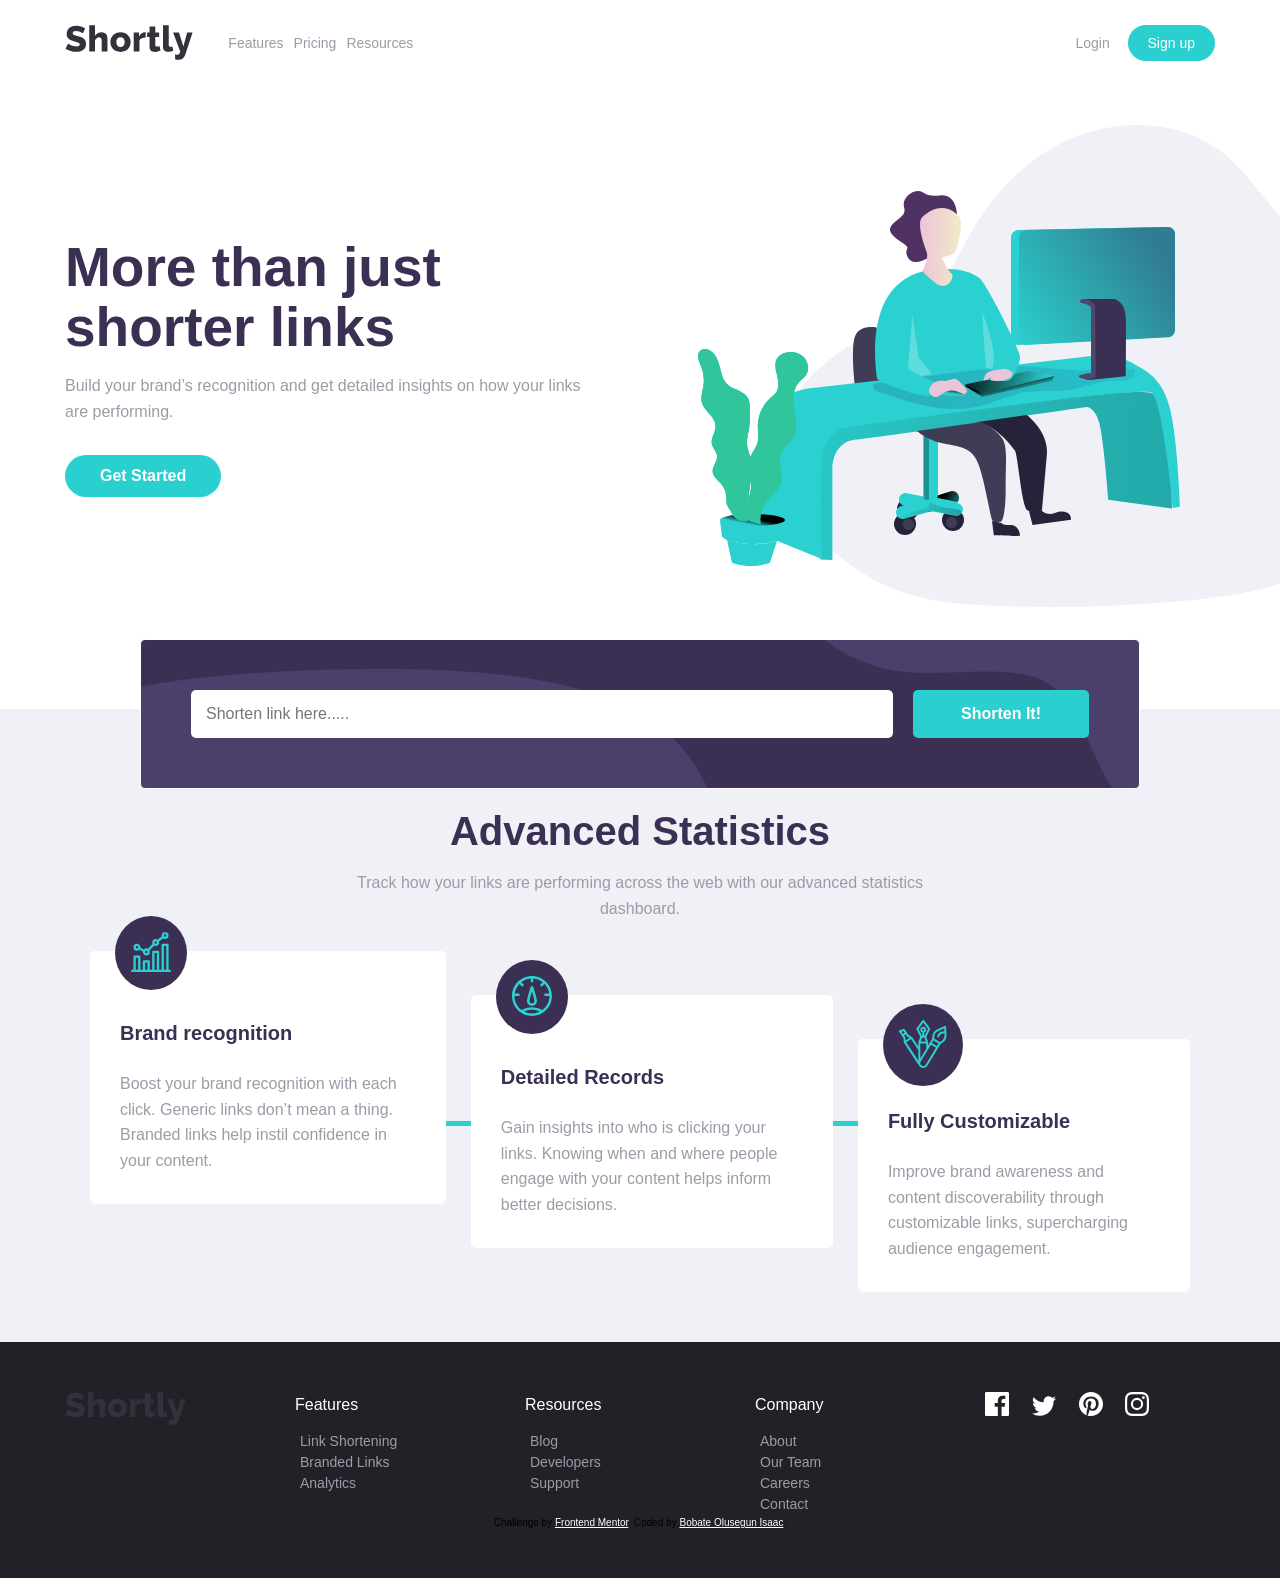
<file: index.html>
<!DOCTYPE html>
 <html lang="en" dir="1tr">
<head>
    <meta charset="UTF-8">
    <meta http-equiv="X-UA-Compatible" content="IE=edge">
    <meta name="viewport" content="width=device-width, initial-scale=1.0">
    <!--display size properly based on user interface-->
    <link rel="icon" type="image/png" sizes="32x32" href="./images/favicon-32x32.png">
    <!--Google font-->
    <link rel="https://fonts.googleapis.com/css2?family=Poppins:wght@300;500;700&display=swap" rel="stylesheet">
    <!--Custom Css-->
    <link rel="stylesheet" href="shortly.css">
    <title>Frontendmentor Challenge | Url Shortening api master</title>
</head>
<body>
    <!--Header-->
    <header>
       <div class="container">
          <nav>
            <img src="./images/logo.svg" alt="logo" class="logo">

               
              <!--Toggle button section-->
              <input type="checkbox" class="check-button" id="toggle">
              <label for="toggle" class="hamburger" id="hamburger">
                  <img src="images/icon-hamburger.svg" alt="responsive-button">
              </label>
             
            <ul class="nav-ul" id="nav-ul">
               <li class="first-li"><a href="#">Features</a></li>
               <li class="second-li"><a href="#">Pricing</a></li>
               <li class="third-li"><a href="#">Resources </a></li>
               <hr class="no-display">
               <li class="hidden fourth-li"><a href="#">Login</a></li>
               <li class="hidden fifth-li"><a href="#" class="sign2-btn">Sign up</a></li>
            </ul>

            <nav class="mobile-nav">

              <div class="login">
                 <a href="#">Login</a>
                 <a href="#" class="sign-btn">Sign up</a>
              </div>

            </nav>
             
          </nav>
       </div>
    </header>

    <main>
        <!--Intro Section-->
        <section class="intro-section">
            <div class="container intro">
                <div class="intro-text slideUP">
                     <h1 class="u-mb-small">More than just <span>shorter links</span></h1>
                     <p class="u-mb-medium"> Build your brand’s recognition and get detailed insights 
                        on how your links are performing.</p>
                     <a href="#"  class="sign-btn large-sign-btn">Get Started</a>
                </div>
                <div class="intro-image slideUP">
                    <img src="./images/illustration-working.svg" alt="intro-image">
                </div>
            </div>

        </section>

        <!--Input ,About ,feature Section-->
        <section class="input-section">
            <div class="container">
                 
                <div class="input-box u-mb-large slideUP"> 
                    <form class="input-text">
                            <input type="text" id="input-text" placeholder="Shorten link here..... ">
                            <p class="err"></p>
                            <button class="link-btn">Shorten It!</button>  
                     </form>
                     <p class="error"></p>
                </div>
 
                <!--Display Shorten Link Section -->
                <div class="display"> </div>

                <div class="about">
                    <h2 class="u-mb-small">Advanced Statistics</h2>
                    <p class="u-mb-medium"> Track how your links are performing across the web with our 
                        advanced statistics dashboard.</p>
                </div>

                <div class="feature-section">
                    <div class="container feature">
                        <div class="feature-box box-1">
                             <div class="feature-image">
                                 <img src="./images/icon-brand-recognition.svg">
                             </div>
                             <h3>Brand recognition</h3>
                             <p> Boost your brand recognition with each click. Generic links don’t 
                                mean a thing. Branded links help instil confidence in your content.</p>
                        </div>
                
                        <div class="feature-box box-2">
                            <div class="feature-image">
                                <img src="./images/icon-detailed-records.svg">
                            </div>
                            <h3>Detailed Records</h3>
                            <p>Gain insights into who is clicking your links. Knowing when and where 
                                people engage with your content helps inform better decisions.</p>
                       </div>
                    
                       <div class="feature-box box-3">
                          <div class="feature-image">
                             <img src="./images/icon-fully-customizable.svg">
                         </div>
                         <h3>Fully Customizable</h3>
                         <p>
                            Improve brand awareness and content discoverability through customizable 
                            links, supercharging audience engagement.</p>
                       </div>
                    </div>
                </div>
        </section>

        <!--Footer Section-->
        <footer class="footer-section">
            <div class="container footer">

                <div class="footer-logo">
                    <img src="./images/logo.svg">
                </div>

                <div class="footer-menu">
                    <p class="u-mb-small nav-footer">Features</p>
                    <ul class="nav-ul footer-links">
                        <li><a href="#">Link Shortening</a></li>
                        <li><a href="#">Branded Links</a></li>
                        <li><a href="#">Analytics</a></li>
                    </ul>
                </div>

                <div class="footer-menu">
                    <p class="u-mb-small nav-footer">Resources</p>
                    <ul class="nav-ul footer-links">
                        <li><a href="#">Blog</a></li>
                        <li><a href="#">Developers</a></li>
                        <li><a href="#">Support</a></li>
                    </ul>
                </div>

                
                <div class="footer-menu">
                    <p class="u-mb-small nav-footer">Company</p>
                    <ul class="nav-ul footer-links">
                        <li><a href="#">About</a></li>
                        <li><a href="#">Our Team</a></li>
                        <li><a href="#">Careers</a></li>
                        <li><a href="#">Contact</a></li>
                    </ul>
                </div>

                <div class="footer-icons">
                    <img src="./images/icon-facebook.svg" alt="">
                    <img src="./images/icon-twitter.svg" alt="">
                    <img src="./images/icon-pinterest.svg" alt="">
                    <img src="./images/icon-instagram.svg" alt="">
                </div>
   
            </div>

            <div class="attribution">
                Challenge by <a href="https://www.frontendmentor.io?ref=challenge" target="_blank">Frontend Mentor</a>. 
                Coded by <a href="#">Bobate Olusegun Isaac</a>.
            </div>

        </footer>
    </main>
    <script src="shortly.js">
        
    </script>
</body>
</html>
</file>
<file: shortly.css>
/*STYLES*/
*,
*::before,
*::after{
    padding: 0;
    margin: 0;
    box-sizing: border-box;
}

html {
    font-family: 'Poppins',sans-serif;
    font-size: 10px;
}

body{
    width: 100%;
}

p {
    font-size: 1.6rem;
    color: var(--grayish-violet);
    line-height: 1.6;
}

section {
    padding: 5rem 0;
}

.container {
    width: 100%;
    max-width: 120rem;
    margin: 0 auto;
    padding: 0 2.5rem;
}

/*variables color*/
:root {
    --cyan:hsl(180, 66%, 49%);
    --dark-violet: hsl(257, 27%, 26%);
    --gray:hsl(0, 0%, 75%);
    --dark-grey:#EFF1F7;
    --grayish-violet: hsl(257, 7%, 63%);
    --very-dark-blue:hsl(255, 11%, 22%);
    --very-dark-violet:hsl(260, 8%, 14%);
    --white:#fff;
}

/*UTILITY CLASSES*/
.u-mb-small {
    margin-bottom: 1.6rem;
}

.u-mb-medium {
    margin-bottom: 3rem;
}

.u-mb-large {
    margin-bottom: 5rem;
}

/*********************HEADER SECTION*******************/

header {
    width: 100%;
    height: 7.5rem;
    padding: 2.5rem 0;
    position: relative;
}

.logo {
     height: 3.5rem;
     margin-right: 3rem;
}

nav {
     display: flex;
     justify-content: space-between;
     align-items: center;
}

.hidden {
     display: none;
} 

.nav-ul {
     display: flex;
     flex-grow: 1;
}

.nav-ul li {
     list-style: none;
     padding: 0 .5rem;
}

.nav-ul li a,
.login a:first-child {
      font-size: 1.4rem;
      font-weight: 200;
      text-decoration: none;
      color:var(--grayish-violet);
}

.login a:first-child {
     margin-right: 1.5rem;
}

.nav-ul li a:hover,
.login a:hover:first-child {
     color: var(--cyan);
}

.no-display {
    display: none;
}

.sign-btn {
    font-size: 1.4rem;
    font-weight: 500;
    text-decoration: none;
    background-color: var(--cyan);
    padding: 1rem 2rem;
    color: var(--white);
    border-radius: 5rem;
    opacity: 1;
    transition: all .3s;
} 

.sign-btn:hover {
    opacity: .5;
}

button:hover {
    opacity: 0.5;
}

.check-button {
    display: none;
}

.hamburger {
    display: none;
}
/***********Intro section***********/

.intro-section {
      padding-bottom: 10rem;
      overflow: hidden;
}

.intro {
    display: flex;
    justify-content: space-between;
}

.intro-text {
    width: 45%;
    display: flex;
    flex-direction: column;
    justify-content: center;
    align-items: flex-start;
}

.intro-text h1 {
    font-size: 5.5rem;
    line-height: 6rem;
    font-weight: 600;
    color: var(--dark-violet);
}

.intro-text h1 span {
    display: block;
}

.error {
    color: red;
}

.err {
    display: none;
}

.intro-image {
    width: 45%;
}

.large-sign-btn {
    font-size: 1.6rem;
    font-weight: 700;
    padding: 1.2rem 3.5rem;
}

#icon {
    color: white;
    font-size: 30px;
    line-height: 80px;
    float: right;
    margin-right: 40px;
    cursor: pointer;
}

/**********INPUT,ABOUT,FEATURE SECTION**********/
.input-section {
    background-color: var(--dark-grey);  
}

.input-box {
    background-color: var(--dark-violet);
    max-width: 100rem;
    margin: 0 auto;
    padding: 5rem;
    background-image: url(./images/bg-shorten-desktop.svg);
    border: 1px solid white;
    border-radius: 0.5rem;
    transform: translateY(-80%);
    display: flex;
    flex-direction: column;
}

.input-box form {
    display: flex;
    justify-content: center;
    width: 100%;
    resize: none;
}


.input-box form input {
    padding: 1.5rem;
    font-size: 1.6rem;
    font-family: 'Poppins',sans-serif;
    width: 80%;
    border:var(--white);
    border-radius: 0.5rem;
    margin-right: 2rem;
    outline: none;
    resize: none;
}

.input-box form .link-btn {
    font-size: 1.6rem;
    font-weight: 700;
    color: var(--white);
    width: 20%;
    height: 50%;
    background-color: var(--cyan);
    border: transparent;
    border-radius: .5rem;
    outline: none;
    cursor: pointer;
    padding: 1.5rem;
    resize: none;
}

.link-btn {
    font-size: 1.6rem;
    font-weight: 700;
    text-decoration: none;
    background-color: var(--cyan);
    border: transparent;
    padding: 1.5rem ;
    color: var(--white);
    width: 20%;
    height: 50%;
    border-radius: .5rem;
    outline: none;
    cursor: pointer;
    opacity: 1;
    transition: all .3s;
}

.link-btn:hover {
    opacity: .5;
}

/* Display gotten link */

.display {
    margin-top: -10rem;
    padding-top: -1rem;
}

.display-link {
    background-color: var(--white);
    max-width: 100rem;
    height: 10%;
    margin: 0 auto;
    margin-top:-3.5rem ;
    padding-top: 2rem;
    margin-bottom: 5rem;
    padding: 2rem;
    display: flex;
    justify-content: space-between;
}

.initial-link {
    font-size: 2rem;
    font-weight: 400;
    margin-top: 1rem;
    width: 5rem;
}

.first-link {
    padding-bottom:-5rem;
}

.horizontal-line{
    display: none;
}

.shorten-link {
    display: flex;
    flex-direction: row;
}

.shortened-link {
    padding-right: 3rem;
    margin-top: 1.2rem;
    font-size: 2rem;
    color: var(--cyan);
}

.copy-button {
    font-size: 1.6rem;
    font-weight:700;
    width: 8rem;
    height: 4rem;
    padding-top: 1.2rem;
    padding-bottom: 1.2rem;
    background-color: var(--cyan);
    border: transparent;
    border-radius: .5rem;
    color: var(--white);
    outline: none;
    cursor:pointer;
    opacity: 1;
}

.copied-button {
    background-color: var(--very-dark-blue);
}
 

/*********About Section*********/

.about {
    text-align: center;
    width: 50%;
    margin: 0 auto;
}

.about h2 {
    font-size: 4rem;
    font-weight: 700;
    color: var(--dark-violet);
}

/*Features Section*/

.feature {
    display: flex;
    justify-content: space-between;
    align-items: flex-start;
    position: relative;
    z-index: 0;
}

.feature::after {
    content: "";
    position: absolute; 
    top: 50%;
    left: 30%;
    width: 50%;  
    height: .5rem;
    background-color: var(--cyan);
    z-index: 0;
}

.feature-box {
    position: relative;
    background-color:var(--white);
    padding: 7rem 3rem 3rem 3rem;
    border-radius: .5rem;
    z-index: 1;
}

.feature-box:not(:last-child) {
    margin-right: 2.5rem;
}

.feature-image {
    display: inline-block;
    background-color: var(--dark-violet);
    padding: 1.5rem;
    border: 1px solid transparent;
    border-radius: 50%;
    position: absolute;
    top: -3.5rem;
    left: 2.5rem;
}

.feature-box h3 {
    font-size: 2rem;
    font-weight: 700;
    line-height: 2.5rem;
    color: var(--dark-violet);
    padding-bottom: 2.5rem;
}

.box-2 {
    margin-top: 4%;
}

.box-3 {
    margin-top: 8%;
}

/**********Boost Section**********/
.boost-section {
    width: 100%;
    background-color: var(--dark-violet);
    position: relative;
    z-index: 1;
}

.boost-section::before {
    content: "";
    position: absolute;
    top: 0;
    left: 0;
    width: 200rem;
    height: 100%;
    background-image: url(./images/bg-boost-desktop.svg);
    background-position: center;
    background-repeat: no-repeat;
    z-index: -1;
}

.boost {
    display: block;
    text-align: center;
    z-index:11;
}

.boost h2 {
    font-size: 4rem;
    font-weight: 700;
    color: var(--white);
}

/***************Footer Section*******************/
/***************Footer Section*******************/
/***************Footer Section*******************/
.footer-section {
    padding: 5rem 0;
    background-color: var(--very-dark-violet);
}

.footer {
    display: grid;
    grid-template-columns: repeat(auto-fit, minmax(15rem,1fr));
    row-gap: 2rem;
}

.footer-links {
    display: flex;
    flex-direction: column;
    text-decoration: none;
    color: var(--white);
}

.footer-links li {
    padding-bottom: .5rem;
}

.footer-icons img {
    padding: 0 2rem .5rem 0;
}

.nav-footer {
    color: var(--white);
}

a {
    color: var(--white);
}

.attribution {
    text-align: center;
    justify-content: center;
    align-items: center;
}
/******************MEDIA QUERIES FOR HEADER SECTION**************/

/*TABLET SIZED DEVICES*/
@media screen and (max-width:985px){
    /*Intro Section*/
    .intro-text {
        width: 50%;
    }

    .intro-text h1 {
        font-size: 4.5rem;
        line-height: 4.5rem;
    }

    /*About Section*/
    .about {
        width: 100%;
        padding-bottom:6rem;
    }

    .about h2 {
        font-size: 3rem;
    }

    /*Feature Section*/
    .feature-box {
        padding: 7rem 2rem 3rem 2rem;
    }

    .feature-box:not(:last-child) {
        margin-right:1.5rem ;
    }
}

/* First mobile view */
@media only screen and (min-width:0px) and (max-width:320px) {
    header {
        height: 7.6rem;
    }

    .logo {
        margin: 0;
        margin-bottom: 60rem;
    }

    form {
       height: 5rem;
       padding: 0 1rem;
    }

    .login {
        display: none;
    }

    .hamburger {
        display: inline-block;
        position: absolute;
        top:4rem;
        right: 2rem;
        cursor: pointer;
    }

    .hamburger img {
        width: 3rem;
    }
    
    .hidden {
        display: inline-block;
    }

    .fifth-li {
        width: 80%;
        height: 30rem;
    }

    #nav-ul {
        margin-left: -13rem;
    }

    #nav-ul {
        flex-direction:column;
        height: 50rem;
        margin-top: 2rem;
        background-color: var(--dark-violet);
        border: 1px solid transparent;
        border-radius: 2rem;
        transform: translateY(-300%);
        transition: all .5s;
        z-index: 1;
    }
    
    #nav-ul li {
        padding: 2.5rem 0;
        font-size: 2.6rem;
    }

    #nav-ul li a,
    .login a:first-child
    li a {
        color: var(--white);
        font-weight: 800;
        font-size: 16px;
    }

    .first-li {
        margin-left: 30%;
    }

    .second-li {
        margin-left: 35%;
    }

    .third-li {
        margin-left: 30%;
    }

    .no-display {
        display: inline-block;
        margin-left: 3rem;
        margin-right: 3rem;
        margin-top: 2rem;
        opacity: .2;
    }

    .fourth-li {
        margin-left: 38%;
    }
    
    
    .sign2-btn {
        font-size: 36px;
        font-weight: 800;
        margin-left: 35%;
        margin-bottom: 3rem;
        text-decoration: none;
        background-color: var(--cyan);
        padding: 1rem 2rem;
        color: var(--white);
        border-radius: 5rem;
        transition: all .3s;
    } 

    nav ul li a:hover::before {
        opacity: 0;
    }

    #toggle:checked ~ #nav-ul {
        transform: translateY(1%);
    }

    #toggle:checked ~ .hamburger {
        border: 1px solid red;
        border-radius: .3rem;
        padding: .4rem;
    } 

    h1 {
        font-size: 2rem;
    }
   
    /*Intro Section*/
    .intro {
        flex-direction: column-reverse;
    }

    .intro-image {
        padding-bottom: 4rem;
    }

    .intro-text {
        display: block;
        width: 100%;
        text-align: center;
        padding: 4rem 0;
    }

    /*Input Section*/
    .input-box form input {
        /* width: 50%; */
        height: 80%;
        padding-bottom: -10rem;
    }

    .input-box form .link-btn {
        width: 160%;
        height: 80%;
    }

    .input-box {
        padding: 5rem;
        height:30%;
    }

    #input-text {
        width: 160%;
        margin-left: -4rem;
    }

    .link-btn {
        /* width: 50%; */
        margin-top: 1.2rem;
        margin-left: -4rem;
    }
    
    .input-box form{
        flex-direction: column;
    }

    .err {
        display: inline-block;
        color: red;
        padding-bottom: 0.2rem;
        padding-left: 1rem;
        padding-top: -6rem;
        margin-left: -5rem;
    }

    .error {
        display: none;
    }
    /* Display gotten link */
    .display-link {
        display: flex;
        flex-direction: column;
        padding: 1.6rem;
    }

    .first-link {
        padding-bottom: 1.2rem;
        padding-top: 1.2rem;
    }

    .horizontal-line {
        display: inline-block;
        padding-bottom: 0.1rem;
        margin-top: 1rem;
    }
    .shorten-link {
        display: flex;
        flex-direction: column;
    }

    .shortened-link {
        padding-bottom: 1.2rem;
    }

    .copy-button {
        width: 100%;
    }

    /*Feature Section*/
    .feature {
        flex-direction: column;
        text-align: center;
    }

    .feature::after {
        left: 50%;
        top: 20%;
        height: 50rem;
        width: .5rem;
    }

    .feature-box {
        margin-bottom: 10rem;
    }

    .feature-box:not(:last-child) {
        margin-right: 0;
    }

    .feature-image {
        left: 50%;
        transform: translateX(-50%);
    }

    .box-2,
    .box-3 {
        margin-top: 0;
    }

    /*Footer-Section*/

    .footer {
        display: flex;
        flex-direction: column;
        justify-content: center;
        align-items: center;
        text-align: center;
    }

    .footer-menu {
        color: var(--white);
    }
}

/* Second mobile view */
@media only screen and (min-width:321px) and (max-width:375px) {
    header {
        height: 7.6rem;
    }

    .logo {
        margin: 0;
        margin-bottom: 60rem;
    }

    form {
       height: 5rem;
       padding: 0 1rem;
    }

    .login {
        display: none;
    }

    .hamburger {
        display: inline-block;
        position: absolute;
        top:4rem;
        right: 2rem;
        cursor: pointer;
    }

    .hamburger img {
        width: 3rem;
    }
    
    .hidden {
        display: inline-block;
    }

    .fifth-li {
        width: 80%;
        height: 30rem;
    }

    #nav-ul {
        margin-left: -13rem;
    }

    #nav-ul {
        flex-direction:column;
        height: 50rem;
        margin-top: 2rem;
        background-color: var(--dark-violet);
        border: 1px solid transparent;
        border-radius: 2rem;
        transform: translateY(-300%);
        transition: all .5s;
        z-index: 1;
    }
    
    #nav-ul li {
        padding: 2.5rem 0;
        font-size: 2.6rem;
    }

    #nav-ul li a,
    .login a:first-child
    li a {
        color: var(--white);
        font-weight: 800;
        font-size: 16px;
    }

    .first-li {
        margin-left: 12rem;
    }

    .second-li {
        margin-left: 13rem;
    }

    .third-li {
        margin-left: 12rem;
    }

    .no-display {
        display: inline-block;
        margin-left: 3rem;
        margin-right: 3rem;
        margin-top: 2rem;
        opacity: .2;
    }

    .fourth-li {
        margin-left: 14rem;
    }
    
    
    .sign2-btn {
        font-size: 36px;
        font-weight: 800;
        margin-left: 11rem;
        margin-bottom: 3rem;
        text-decoration: none;
        background-color: var(--cyan);
        padding: 1rem 2rem;
        color: var(--white);
        border-radius: 5rem;
        transition: all .3s;
    } 

    nav ul li a:hover::before {
        opacity: 0;
    }

    #toggle:checked ~ #nav-ul {
        transform: translateY(1%);
    }

    #toggle:checked ~ .hamburger {
        border: 1px solid red;
        border-radius: .3rem;
        padding: .4rem;
    } 

    h1 {
        font-size: 2rem;
    }
   
    /*Intro Section*/
    .intro {
        flex-direction: column-reverse;
    }

    .intro-image {
        padding-bottom: 4rem;
    }

    .intro-text {
        display: block;
        width: 100%;
        text-align: center;
        padding: 4rem 0;
    }

    /*Input Section*/
    .input-box form input {
        /* width: 50%; */
        height: 80%;
        padding-bottom: -10rem;
    }

    .input-box form .link-btn {
        width: 137%;
        height: 80%;
    }

    .input-box {
        padding: 5rem;
        height:30%;
    }

    #input-text {
        width: 138%;
        margin-left: -4rem;
    }

    .link-btn {
        /* width: 30%; */
        margin-top: 1.2rem;
        margin-left: -4rem;
    }
    
    .input-box form{
        flex-direction: column;
    }

    .err {
        display: inline-block;
        color: red;
        padding-bottom: 0.2rem;
        padding-left: 1rem;
        padding-top: -6rem;
        margin-left: -5rem;
    }

    .error {
        display: none;
    }
    /* Display gotten link */
    .display-link {
        display: flex;
        flex-direction: column;
        padding: 1.6rem;
    }

    .first-link {
        padding-bottom: 1.2rem;
        padding-top: 1.2rem;
    }

    .horizontal-line {
        display: inline-block;
        padding-bottom: 0.1rem;
        margin-top: 1rem;
    }
    .shorten-link {
        display: flex;
        flex-direction: column;
    }

    .shortened-link {
        padding-bottom: 1.2rem;
    }

    .copy-button {
        width: 100%;
    }

    /*Feature Section*/
    .feature {
        flex-direction: column;
        text-align: center;
    }

    .feature::after {
        left: 50%;
        top: 20%;
        height: 50rem;
        width: .5rem;
    }

    .feature-box {
        margin-bottom: 10rem;
    }

    .feature-box:not(:last-child) {
        margin-right: 0;
    }

    .feature-image {
        left: 50%;
        transform: translateX(-50%);
    }

    .box-2,
    .box-3 {
        margin-top: 0;
    }

    /*Footer-Section*/

    .footer {
        display: flex;
        flex-direction: column;
        justify-content: center;
        align-items: center;
        text-align: center;
    }

    .footer-menu {
        color: var(--white);
    }
}

/*MOBILE DEVICE*/
@media only screen and (min-width:376px) and (max-width:425px) {
    header {
        height: 7.6rem;
    }

    .logo {
        margin: 0;
        margin-bottom: 60rem;
    }

    form {
       height: 5rem;
       padding: 0 1rem;
    }

    .login {
        display: none;
    }

    .hamburger {
        display: inline-block;
        position: absolute;
        top:4rem;
        right: 2rem;
        cursor: pointer;
    }

    .hamburger img {
        width: 3rem;
    }
    
    .hidden {
        display: inline-block;
    }

    .fifth-li {
        width: 80%;
        height: 30rem;
    }

    #nav-ul {
        margin-left: -13rem;
    }

    #nav-ul {
        flex-direction:column;
        height: 50rem;
        margin-top: 2rem;
        background-color: var(--dark-violet);
        border: 1px solid transparent;
        border-radius: 2rem;
        transform: translateY(-300%);
        transition: all .5s;
        z-index: 1;
    }
    
    #nav-ul li {
        padding: 2.5rem 0;
        font-size: 2.6rem;
    }

    #nav-ul li a,
    .login a:first-child
    li a {
        color: var(--white);
        font-weight: 800;
        font-size: 16px;
    }

    .first-li {
        margin-left: 38%;
    }

    .second-li {
        margin-left: 40%;
    }

    .third-li {
        margin-left: 38%;
    }

    .no-display {
        display: inline-block;
        margin-left: 3rem;
        margin-right: 3rem;
        margin-top: 2rem;
        opacity: .2;
    }

    .fourth-li {
        margin-left: 42%;
    }
     
    
    .sign2-btn {
        font-size: 36px;
        font-weight: 800;
        margin-left: 44%;
        margin-bottom: 3rem;
        text-decoration: none;
        background-color: var(--cyan);
        padding: 1rem 2rem;
        color: var(--white);
        border-radius: 5rem;
        transition: all .3s;
    } 

    nav ul li a:hover::before {
        opacity: 0;
    }

    #toggle:checked ~ #nav-ul {
        transform: translateY(1%);
    }

    #toggle:checked ~ .hamburger {
        border: 1px solid red;
        border-radius: .3rem;
        padding: .4rem;
    } 

    h1 {
        font-size: 2rem;
    }
   
    /*Intro Section*/
    .intro {
        flex-direction: column-reverse;
    }

    .intro-image {
        padding-bottom: 4rem;
    }

    .intro-text {
        display: block;
        width: 100%;
        text-align: center;
        padding: 4rem 0;
    }

    /*Input Section*/
    .input-box form input {
        /* width: 80%; */
        height: 80%;
        padding-bottom: -10rem;
    }

    .input-box form .link-btn {
        width: 128%;
        height: 80%;
    }

    .input-box {
        padding: 5rem;
        height:30%;
    }

    #input-text {
        width: 128%;
        margin-left: -4rem;
    }

    .link-btn {
        /* width: 29%; */
        margin-top: 1.2rem;
        margin-left: -4rem;
    }
    
    .input-box form{
        flex-direction: column;
    }

    .err {
        display: inline-block;
        color: red;
        padding-bottom: 0.2rem;
        padding-left: 1rem;
        padding-top: -6rem;
        margin-left: -5rem;
    }

    .error {
        display: none;
    }
    /* Display gotten link */
    .display-link {
        display: flex;
        flex-direction: column;
        padding: 1.6rem;
    }

    .first-link {
        padding-bottom: 1.2rem;
        padding-top: 1.2rem;
    }

    .horizontal-line {
        display: inline-block;
        padding-bottom: 0.1rem;
        margin-top: 1rem;
    }
    .shorten-link {
        display: flex;
        flex-direction: column;
    }

    .shortened-link {
        padding-bottom: 1.2rem;
    }

    .copy-button {
        width: 100%;
    }

    /*Feature Section*/
    .feature {
        flex-direction: column;
        text-align: center;
    }

    .feature::after {
        left: 50%;
        top: 20%;
        height: 50rem;
        width: .5rem;
    }

    .feature-box {
        margin-bottom: 10rem;
    }

    .feature-box:not(:last-child) {
        margin-right: 0;
    }

    .feature-image {
        left: 50%;
        transform: translateX(-50%);
    }

    .box-2,
    .box-3 {
        margin-top: 0;
    }

    /*Footer-Section*/

    .footer {
        display: flex;
        flex-direction: column;
        justify-content: center;
        align-items: center;
        text-align: center;
    }

    .footer-menu {
        color: var(--white);
    }
}

/********************Animation********************/
/********************Animation********************/
/********************Animation********************/

@keyframes slideUP {
    0% {
        transform: translateY(100%);
    }

    50% {
        transform: translateY(50%);
    }

    100% {
        transform: translateY(0%);
    }
}

.slideUP {
    animation: slideUP .8s 1 linear;
}
</file>
